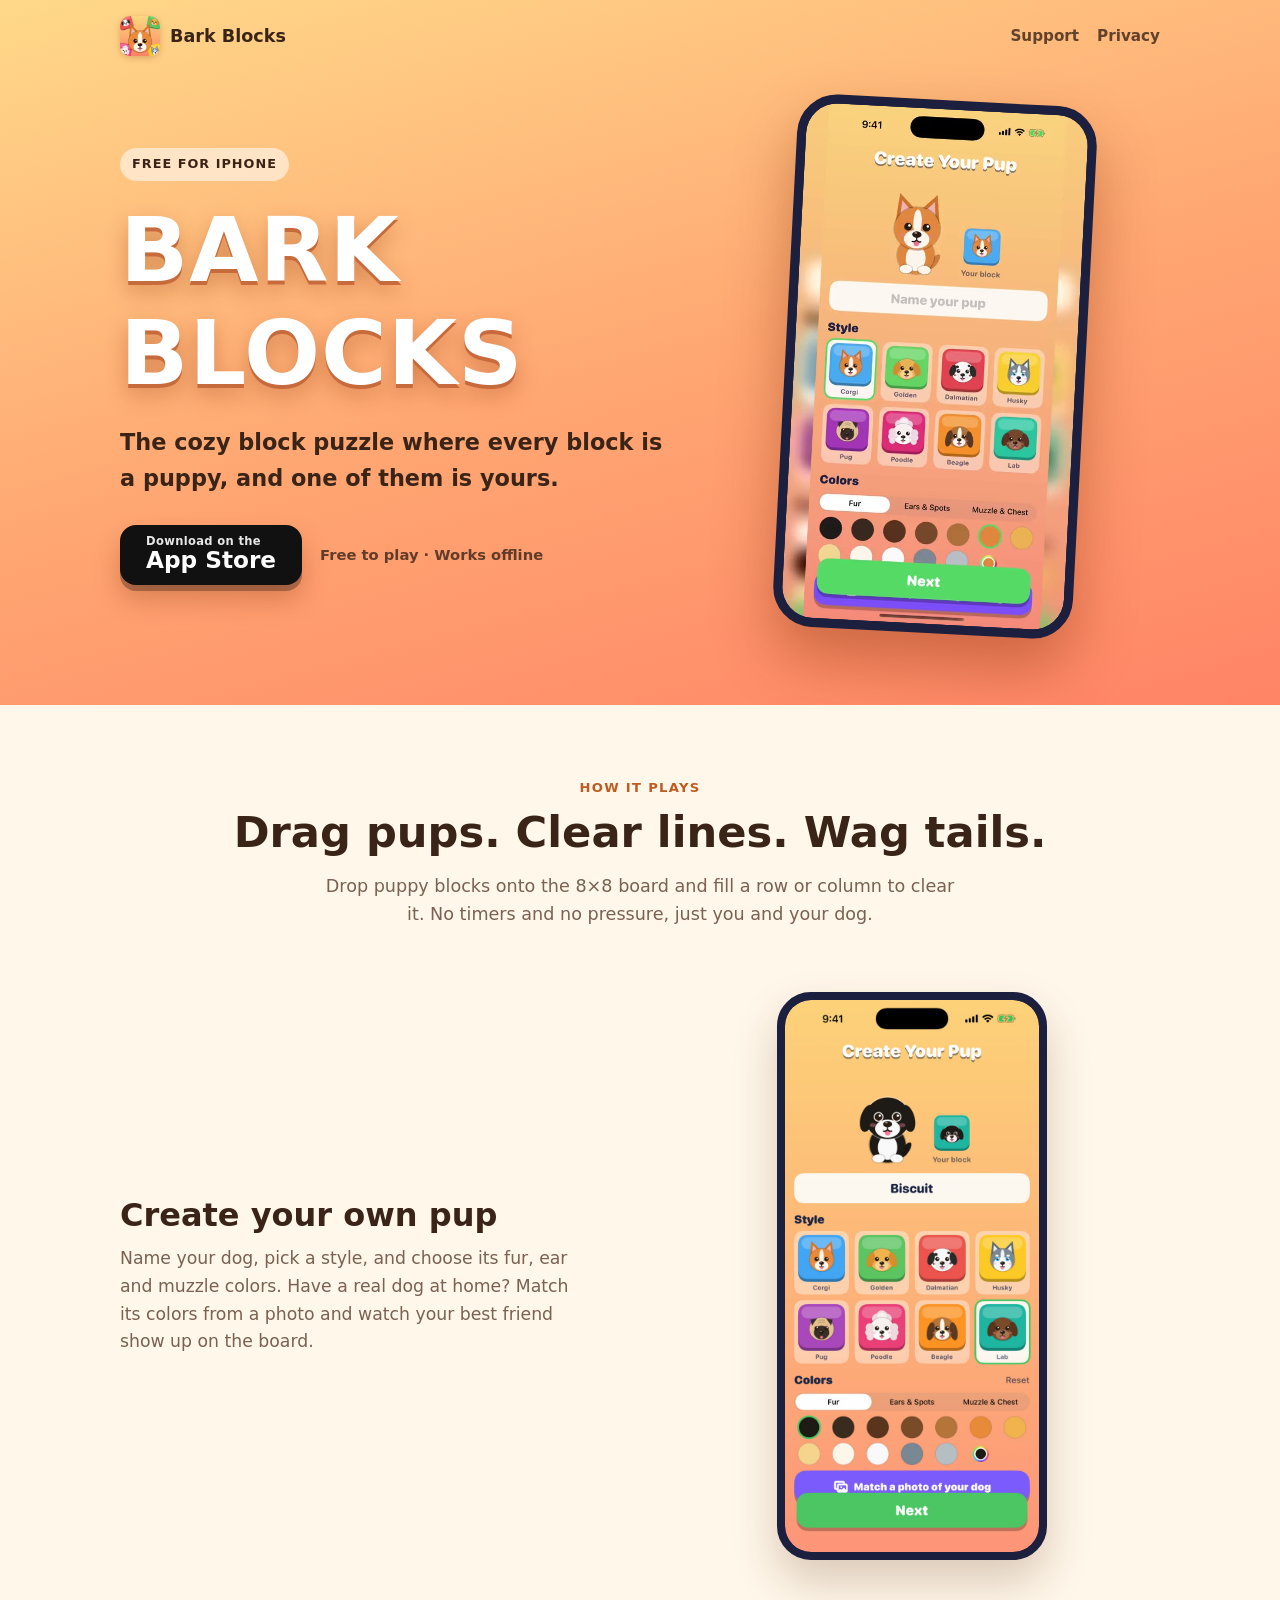
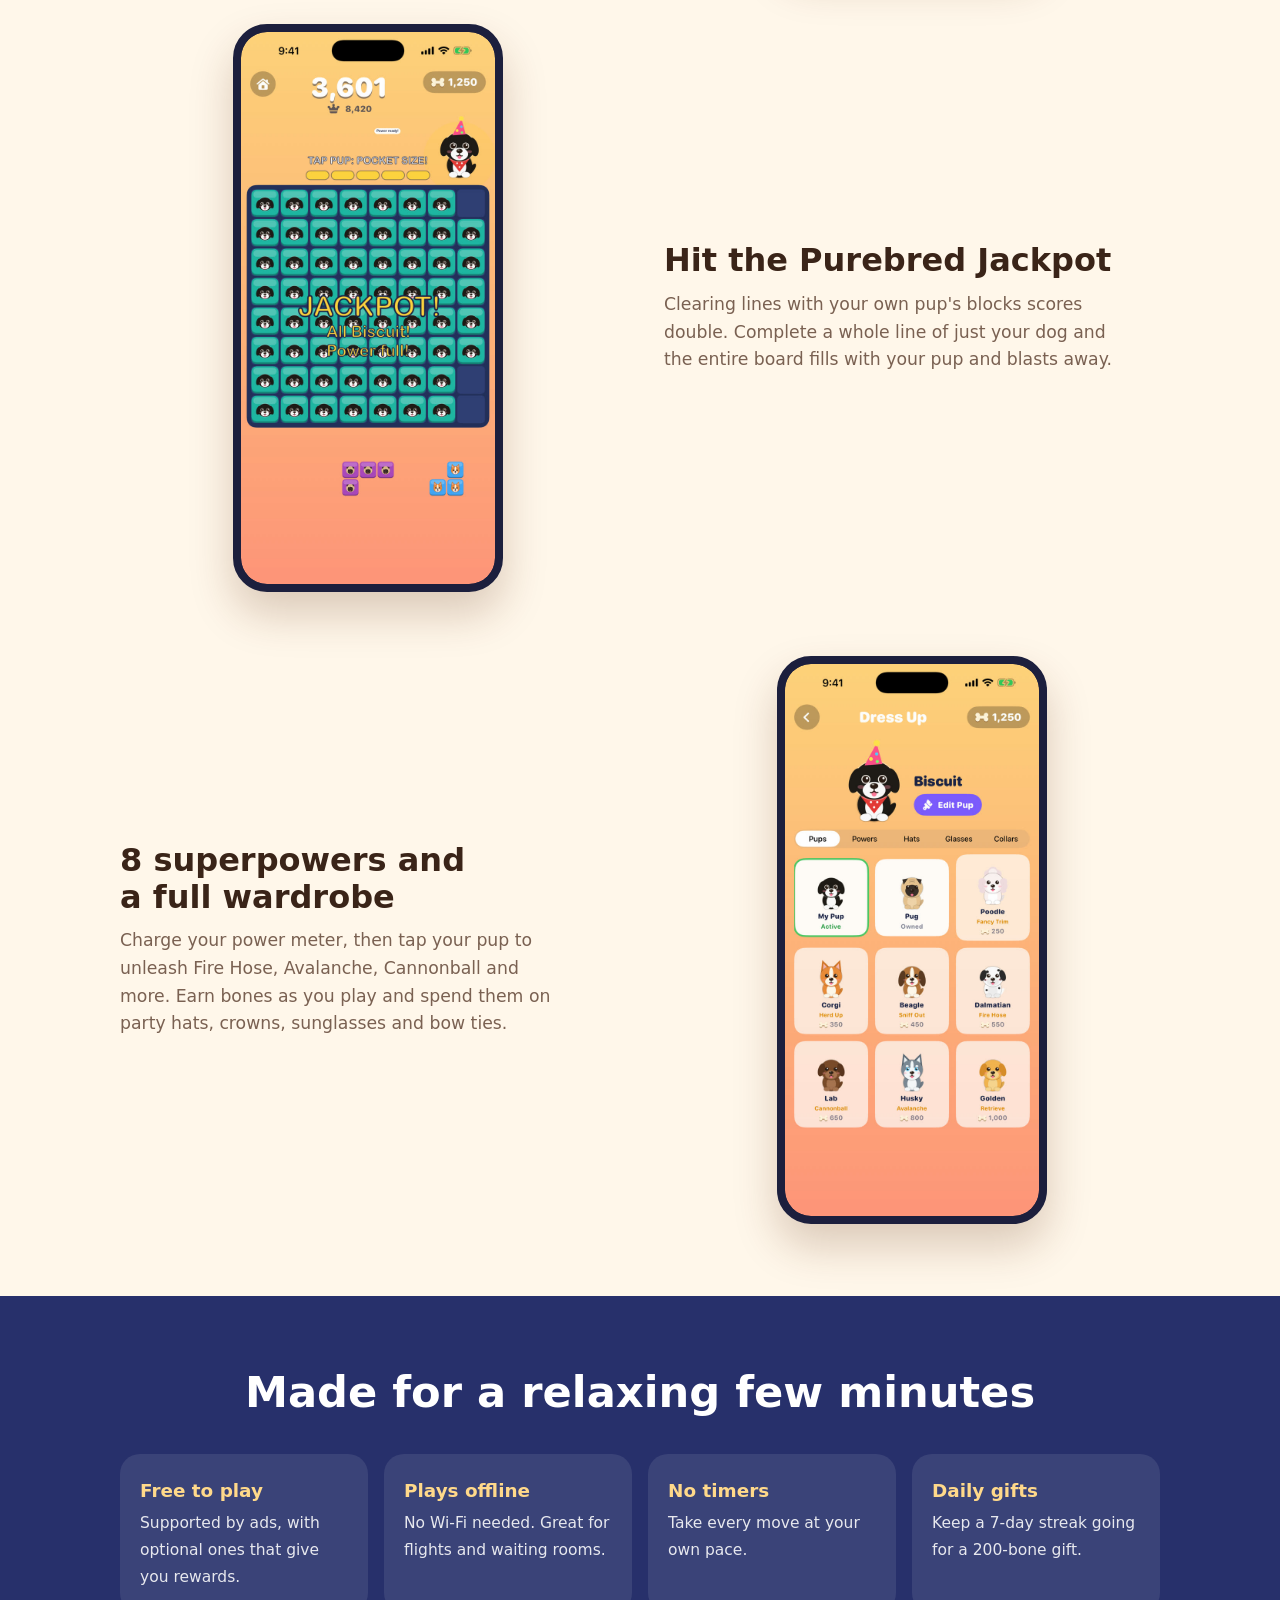
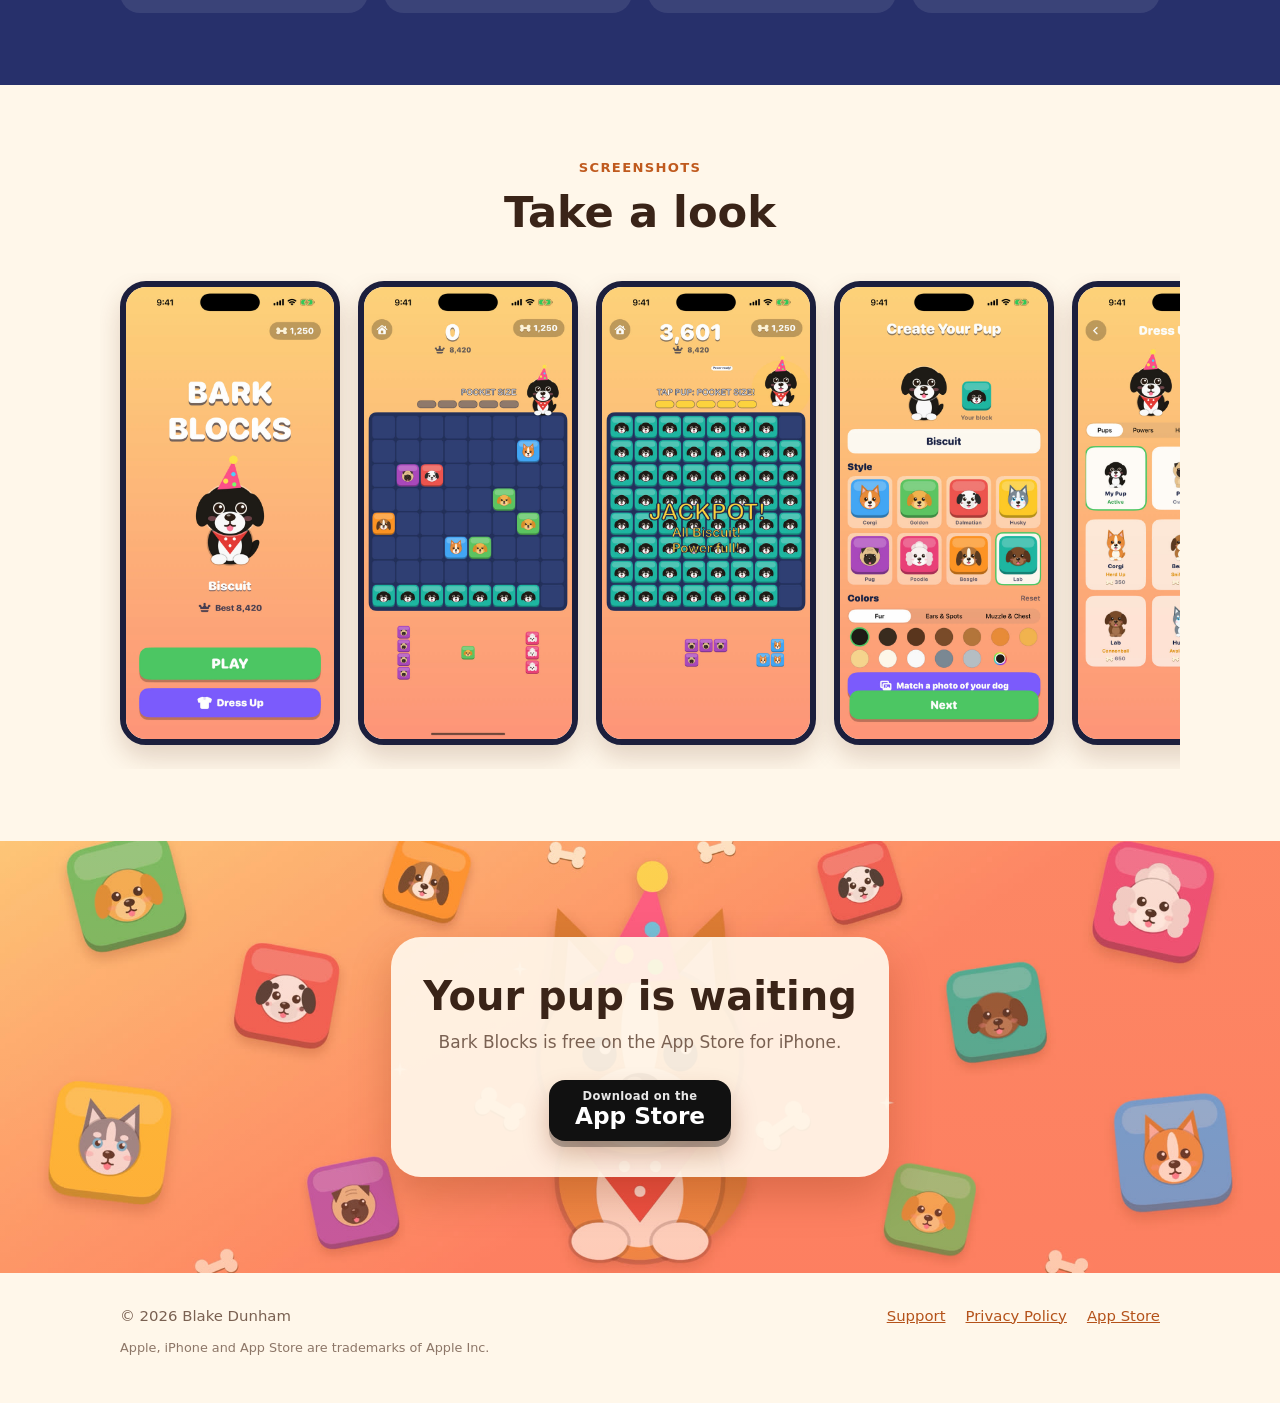
<file: index.html>
<!doctype html>
<html lang="en">
<head>
<meta charset="utf-8">
<meta name="viewport" content="width=device-width, initial-scale=1">
<title>Bark Blocks: Dog Block Puzzle Game for iPhone</title>
<meta name="description" content="Bark Blocks is the cozy block puzzle where every block is a puppy, and one of them is yours. Create your own pup, clear lines, and unlock 8 doggy superpowers. Free on the App Store.">
<meta name="apple-itunes-app" content="app-id=6826345987">
<meta name="theme-color" content="#ffd98a">
<link rel="canonical" href="https://barkblocksgame.com/">
<link rel="icon" type="image/png" href="assets/favicon.png">
<link rel="apple-touch-icon" href="assets/apple-touch-icon.png">
<meta property="og:type" content="website">
<meta property="og:title" content="Bark Blocks: Dog Block Puzzle Game">
<meta property="og:description" content="The cozy block puzzle where every block is a puppy, and one of them is yours. Free on the App Store.">
<meta property="og:url" content="https://barkblocksgame.com/">
<meta property="og:image" content="https://barkblocksgame.com/assets/og.jpg">
<meta name="twitter:card" content="summary_large_image">
<link rel="stylesheet" href="assets/site.css">
<script type="application/ld+json">
{
  "@context": "https://schema.org",
  "@type": "MobileApplication",
  "name": "Bark Blocks",
  "operatingSystem": "iOS",
  "applicationCategory": "GameApplication",
  "description": "A cozy dog-themed block puzzle game where you create your own pup.",
  "url": "https://barkblocksgame.com/",
  "installUrl": "https://apps.apple.com/us/app/bark-blocks/id6826345987",
  "image": "https://barkblocksgame.com/assets/icon-512.png",
  "offers": { "@type": "Offer", "price": "0", "priceCurrency": "USD" }
}
</script>
</head>
<body>

<header class="hero">
  <div class="wrap">
    <div class="top">
      <a class="brand" href="./"><img src="assets/icon-512.png" alt="" width="40" height="40">Bark Blocks</a>
      <nav aria-label="Site">
        <a href="support/">Support</a>
        <a href="privacy/">Privacy</a>
      </nav>
    </div>

    <div class="hero-grid">
      <div>
        <span class="kicker">Free for iPhone</span>
        <h1>Bark Blocks</h1>
        <p class="lead">The cozy block puzzle where every block is a puppy, and one of them is yours.</p>
        <div class="cta-row">
          <a class="store" href="https://apps.apple.com/us/app/bark-blocks/id6826345987" aria-label="Download Bark Blocks on the App Store">
            <small>Download on the</small><span>App Store</span>
          </a>
          <span class="fine">Free to play · Works offline</span>
        </div>
      </div>

      <div class="phone">
        <video id="promo" autoplay muted loop playsinline preload="metadata" poster="assets/promo-poster.jpg"
               aria-label="Bark Blocks gameplay: creating a pup, then clearing lines of puppy blocks">
          <source src="assets/promo.mp4" type="video/mp4">
        </video>
      </div>
    </div>
  </div>
</header>

<main>
  <section>
    <div class="wrap">
      <div class="center">
        <p class="eyebrow">How it plays</p>
        <h2 class="section-title">Drag pups. Clear lines. Wag tails.</h2>
        <p class="section-sub">Drop puppy blocks onto the 8×8 board and fill a row or column to clear it. No timers and no pressure, just you and your dog.</p>
      </div>

      <div class="feature">
        <div class="shot"><img src="assets/shot-03-create-your-pup.jpg" alt="Create Your Pup screen with breed styles and fur colors" width="660" height="1434" loading="lazy"></div>
        <div>
          <h3>Create your own pup</h3>
          <p>Name your dog, pick a style, and choose its fur, ear and muzzle colors. Have a real dog at home? Match its colors from a photo and watch your best friend show up on the board.</p>
        </div>
      </div>

      <div class="feature">
        <div class="shot"><img src="assets/shot-02-jackpot.jpg" alt="A board filled with the player's own dog during a Purebred Jackpot" width="660" height="1434" loading="lazy"></div>
        <div>
          <h3>Hit the Purebred Jackpot</h3>
          <p>Clearing lines with your own pup's blocks scores double. Complete a whole line of just your dog and the entire board fills with your pup and blasts away.</p>
        </div>
      </div>

      <div class="feature">
        <div class="shot"><img src="assets/shot-04-pups.jpg" alt="Dress Up screen showing breeds, powers, hats, glasses and collars" width="660" height="1434" loading="lazy"></div>
        <div>
          <h3>8 superpowers and a full wardrobe</h3>
          <p>Charge your power meter, then tap your pup to unleash Fire Hose, Avalanche, Cannonball and more. Earn bones as you play and spend them on party hats, crowns, sunglasses and bow ties.</p>
        </div>
      </div>
    </div>
  </section>

  <section class="facts">
    <div class="wrap">
      <h2 class="section-title center">Made for a relaxing few minutes</h2>
      <div class="fact-grid">
        <div class="fact"><b>Free to play</b><span>Supported by ads, with optional ones that give you rewards.</span></div>
        <div class="fact"><b>Plays offline</b><span>No Wi-Fi needed. Great for flights and waiting rooms.</span></div>
        <div class="fact"><b>No timers</b><span>Take every move at your own pace.</span></div>
        <div class="fact"><b>Daily gifts</b><span>Keep a 7-day streak going for a 200-bone gift.</span></div>
      </div>
    </div>
  </section>

  <section>
    <div class="wrap">
      <div class="center">
        <p class="eyebrow">Screenshots</p>
        <h2 class="section-title">Take a look</h2>
      </div>
      <div class="gallery" tabindex="0" aria-label="Screenshots, scroll sideways">
        <img src="assets/shot-05-home.jpg" alt="Home screen with the player's dog, Biscuit" width="660" height="1434" loading="lazy">
        <img src="assets/shot-01-gameplay.jpg" alt="Puzzle board with puppy blocks" width="660" height="1434" loading="lazy">
        <img src="assets/shot-02-jackpot.jpg" alt="Purebred Jackpot filling the board" width="660" height="1434" loading="lazy">
        <img src="assets/shot-03-create-your-pup.jpg" alt="Create Your Pup editor" width="660" height="1434" loading="lazy">
        <img src="assets/shot-04-pups.jpg" alt="Dress Up shop" width="660" height="1434" loading="lazy">
        <img src="assets/shot-06-daily-gift.jpg" alt="Daily Gift calendar" width="660" height="1434" loading="lazy">
      </div>
    </div>
  </section>

  <section class="final">
    <div class="wrap">
      <div class="panel">
        <h2>Your pup is waiting</h2>
        <p>Bark Blocks is free on the App Store for iPhone.</p>
        <a class="store" href="https://apps.apple.com/us/app/bark-blocks/id6826345987" aria-label="Download Bark Blocks on the App Store">
          <small>Download on the</small><span>App Store</span>
        </a>
      </div>
    </div>
  </section>
</main>

<footer>
  <div class="wrap">
    <span>© 2026 Blake Dunham</span>
    <nav aria-label="Footer">
      <a href="support/">Support</a>
      <a href="privacy/">Privacy Policy</a>
      <a href="https://apps.apple.com/us/app/bark-blocks/id6826345987">App Store</a>
    </nav>
    <span class="legal">Apple, iPhone and App Store are trademarks of Apple Inc.</span>
  </div>
</footer>

<script>
  // Respect reduced-motion: show the video as a still with controls instead of autoplaying.
  if (window.matchMedia('(prefers-reduced-motion: reduce)').matches) {
    var v = document.getElementById('promo');
    v.removeAttribute('autoplay'); v.pause(); v.controls = true;
  }
</script>
</body>
</html>
</file>
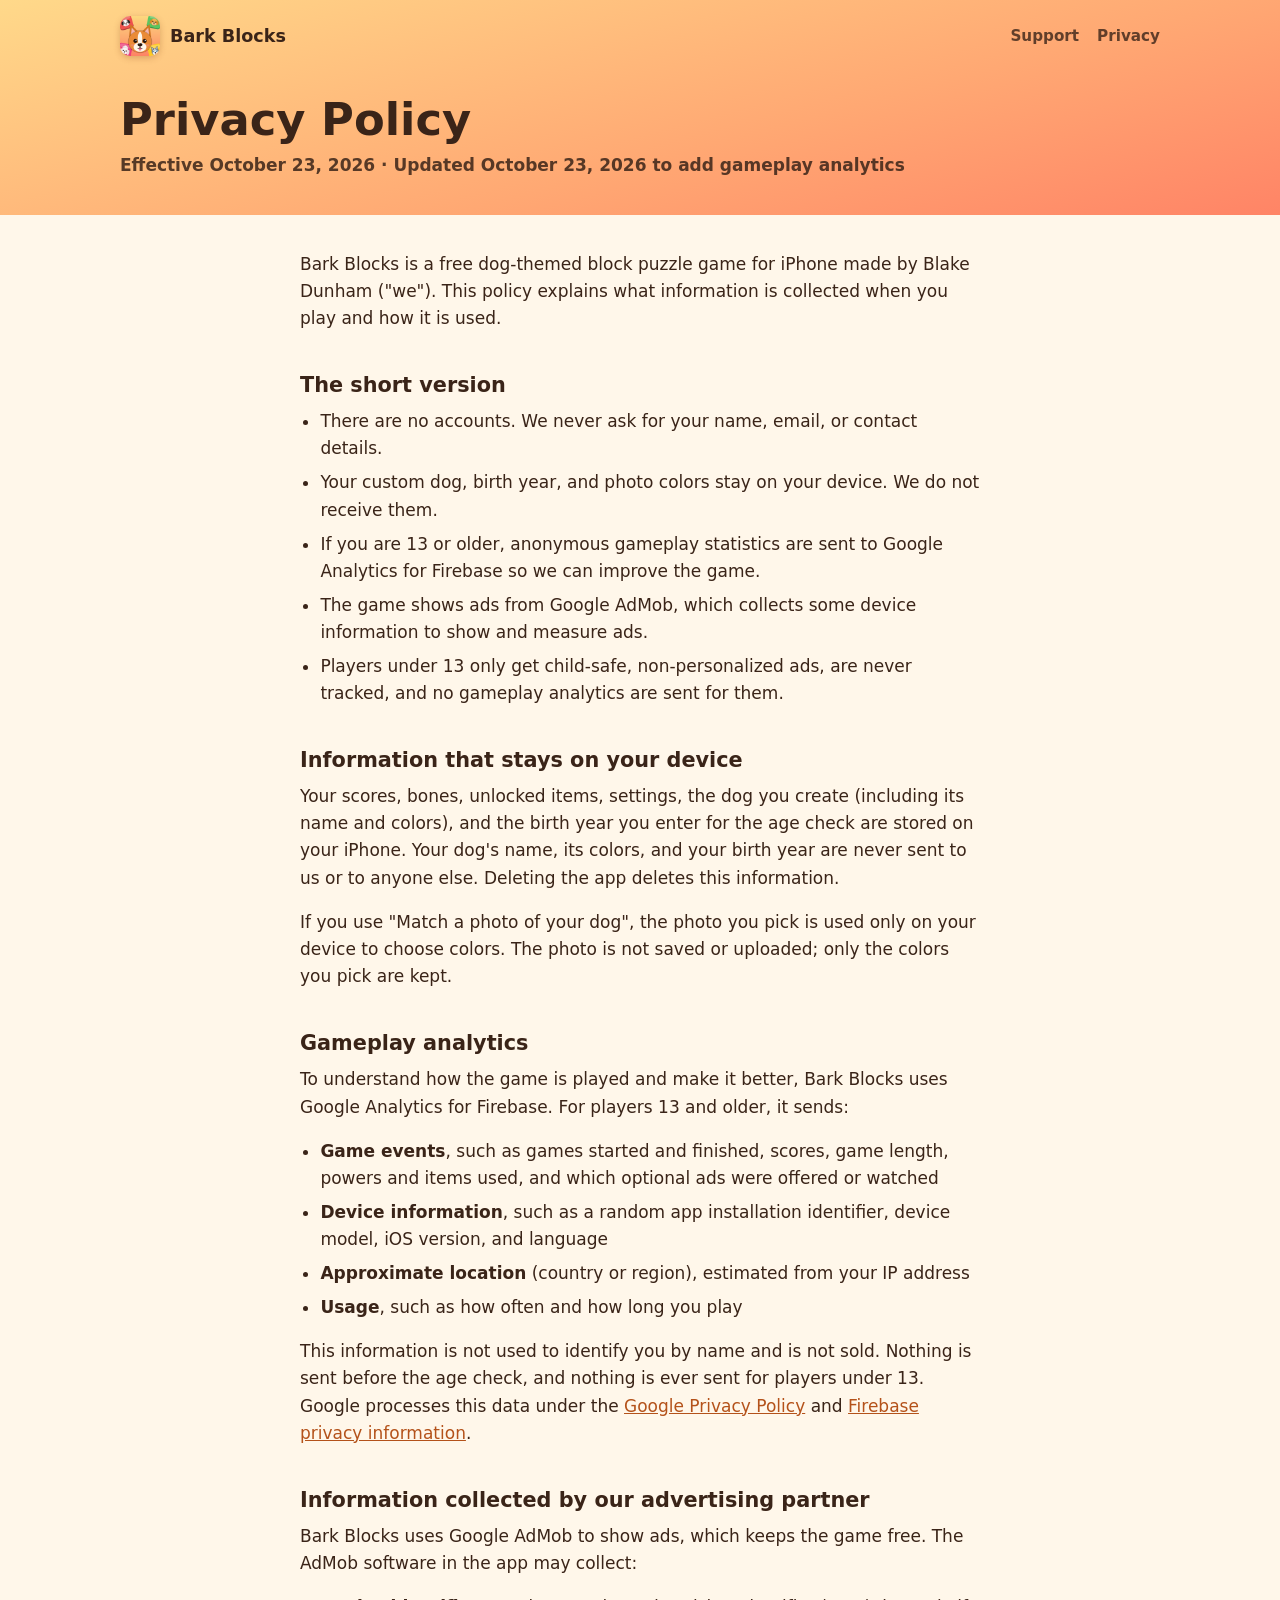
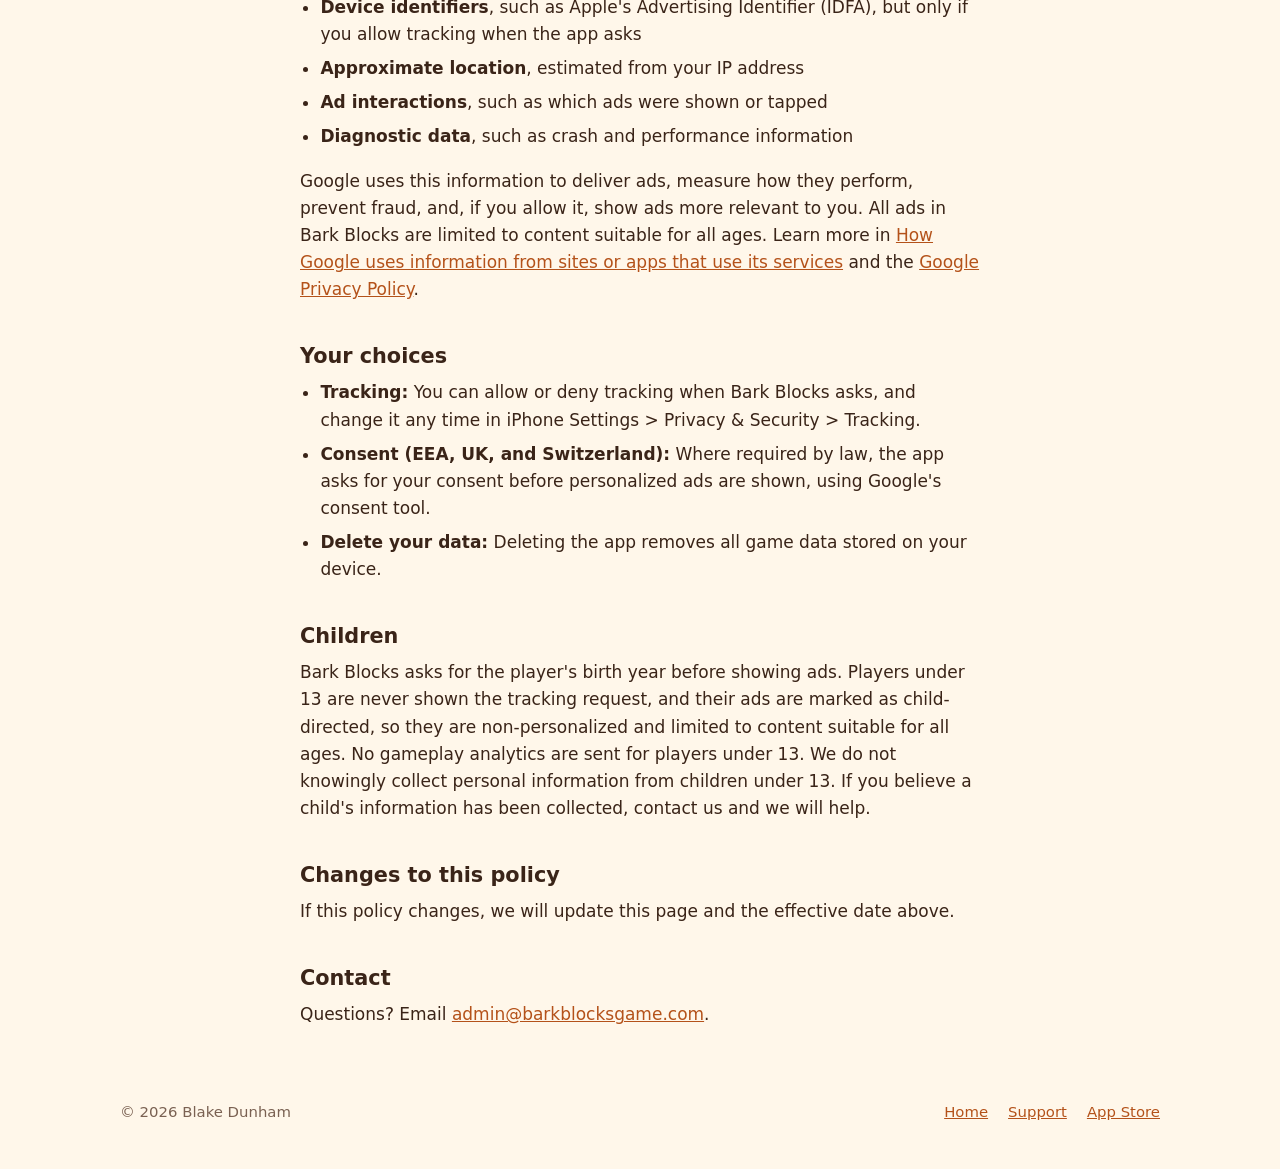
<file: privacy/index.html>
<!doctype html>
<html lang="en">
<head>
<meta charset="utf-8">
<meta name="viewport" content="width=device-width, initial-scale=1">
<title>Bark Blocks Privacy Policy</title>
<meta name="description" content="Privacy policy for Bark Blocks, the dog block puzzle game for iPhone.">
<meta name="theme-color" content="#ffd98a">
<link rel="canonical" href="https://barkblocksgame.com/privacy/">
<link rel="icon" type="image/png" href="../assets/favicon.png">
<link rel="apple-touch-icon" href="../assets/apple-touch-icon.png">
<link rel="stylesheet" href="../assets/site.css">
</head>
<body>

<header class="page-head">
  <div class="wrap">
    <div class="top">
      <a class="brand" href="../"><img src="../assets/icon-512.png" alt="" width="40" height="40">Bark Blocks</a>
      <nav aria-label="Site">
        <a href="../support/">Support</a>
        <a href="../privacy/" aria-current="page">Privacy</a>
      </nav>
    </div>
    <h1>Privacy Policy</h1>
    <p class="sub">Effective October 23, 2026 &middot; Updated October 23, 2026 to add gameplay analytics</p>
  </div>
</header>

<main class="doc">
<p>Bark Blocks is a free dog-themed block puzzle game for iPhone made by Blake Dunham ("we"). This policy explains what information is collected when you play and how it is used.</p>

<h2>The short version</h2>
<ul>
<li>There are no accounts. We never ask for your name, email, or contact details.</li>
<li>Your custom dog, birth year, and photo colors stay on your device. We do not receive them.</li>
<li>If you are 13 or older, anonymous gameplay statistics are sent to Google Analytics for Firebase so we can improve the game.</li>
<li>The game shows ads from Google AdMob, which collects some device information to show and measure ads.</li>
<li>Players under 13 only get child-safe, non-personalized ads, are never tracked, and no gameplay analytics are sent for them.</li>
</ul>

<h2>Information that stays on your device</h2>
<p>Your scores, bones, unlocked items, settings, the dog you create (including its name and colors), and the birth year you enter for the age check are stored on your iPhone. Your dog's name, its colors, and your birth year are never sent to us or to anyone else. Deleting the app deletes this information.</p>
<p>If you use "Match a photo of your dog", the photo you pick is used only on your device to choose colors. The photo is not saved or uploaded; only the colors you pick are kept.</p>

<h2>Gameplay analytics</h2>
<p>To understand how the game is played and make it better, Bark Blocks uses Google Analytics for Firebase. For players 13 and older, it sends:</p>
<ul>
<li><strong>Game events</strong>, such as games started and finished, scores, game length, powers and items used, and which optional ads were offered or watched</li>
<li><strong>Device information</strong>, such as a random app installation identifier, device model, iOS version, and language</li>
<li><strong>Approximate location</strong> (country or region), estimated from your IP address</li>
<li><strong>Usage</strong>, such as how often and how long you play</li>
</ul>
<p>This information is not used to identify you by name and is not sold. Nothing is sent before the age check, and nothing is ever sent for players under 13. Google processes this data under the <a href="https://policies.google.com/privacy">Google Privacy Policy</a> and <a href="https://firebase.google.com/support/privacy">Firebase privacy information</a>.</p>

<h2>Information collected by our advertising partner</h2>
<p>Bark Blocks uses Google AdMob to show ads, which keeps the game free. The AdMob software in the app may collect:</p>
<ul>
<li><strong>Device identifiers</strong>, such as Apple's Advertising Identifier (IDFA), but only if you allow tracking when the app asks</li>
<li><strong>Approximate location</strong>, estimated from your IP address</li>
<li><strong>Ad interactions</strong>, such as which ads were shown or tapped</li>
<li><strong>Diagnostic data</strong>, such as crash and performance information</li>
</ul>
<p>Google uses this information to deliver ads, measure how they perform, prevent fraud, and, if you allow it, show ads more relevant to you. All ads in Bark Blocks are limited to content suitable for all ages. Learn more in <a href="https://policies.google.com/technologies/partner-sites">How Google uses information from sites or apps that use its services</a> and the <a href="https://policies.google.com/privacy">Google Privacy Policy</a>.</p>

<h2>Your choices</h2>
<ul>
<li><strong>Tracking:</strong> You can allow or deny tracking when Bark Blocks asks, and change it any time in iPhone Settings &gt; Privacy &amp; Security &gt; Tracking.</li>
<li><strong>Consent (EEA, UK, and Switzerland):</strong> Where required by law, the app asks for your consent before personalized ads are shown, using Google's consent tool.</li>
<li><strong>Delete your data:</strong> Deleting the app removes all game data stored on your device.</li>
</ul>

<h2>Children</h2>
<p>Bark Blocks asks for the player's birth year before showing ads. Players under 13 are never shown the tracking request, and their ads are marked as child-directed, so they are non-personalized and limited to content suitable for all ages. No gameplay analytics are sent for players under 13. We do not knowingly collect personal information from children under 13. If you believe a child's information has been collected, contact us and we will help.</p>

<h2>Changes to this policy</h2>
<p>If this policy changes, we will update this page and the effective date above.</p>

<h2>Contact</h2>
<p>Questions? Email <a href="mailto:admin@barkblocksgame.com">admin@barkblocksgame.com</a>.</p>
</main>

<footer>
  <div class="wrap">
    <span>© 2026 Blake Dunham</span>
    <nav aria-label="Footer">
      <a href="../">Home</a>
      <a href="../support/">Support</a>
      <a href="https://apps.apple.com/us/app/bark-blocks/id6826345987">App Store</a>
    </nav>
  </div>
</footer>
</body>
</html>
</file>
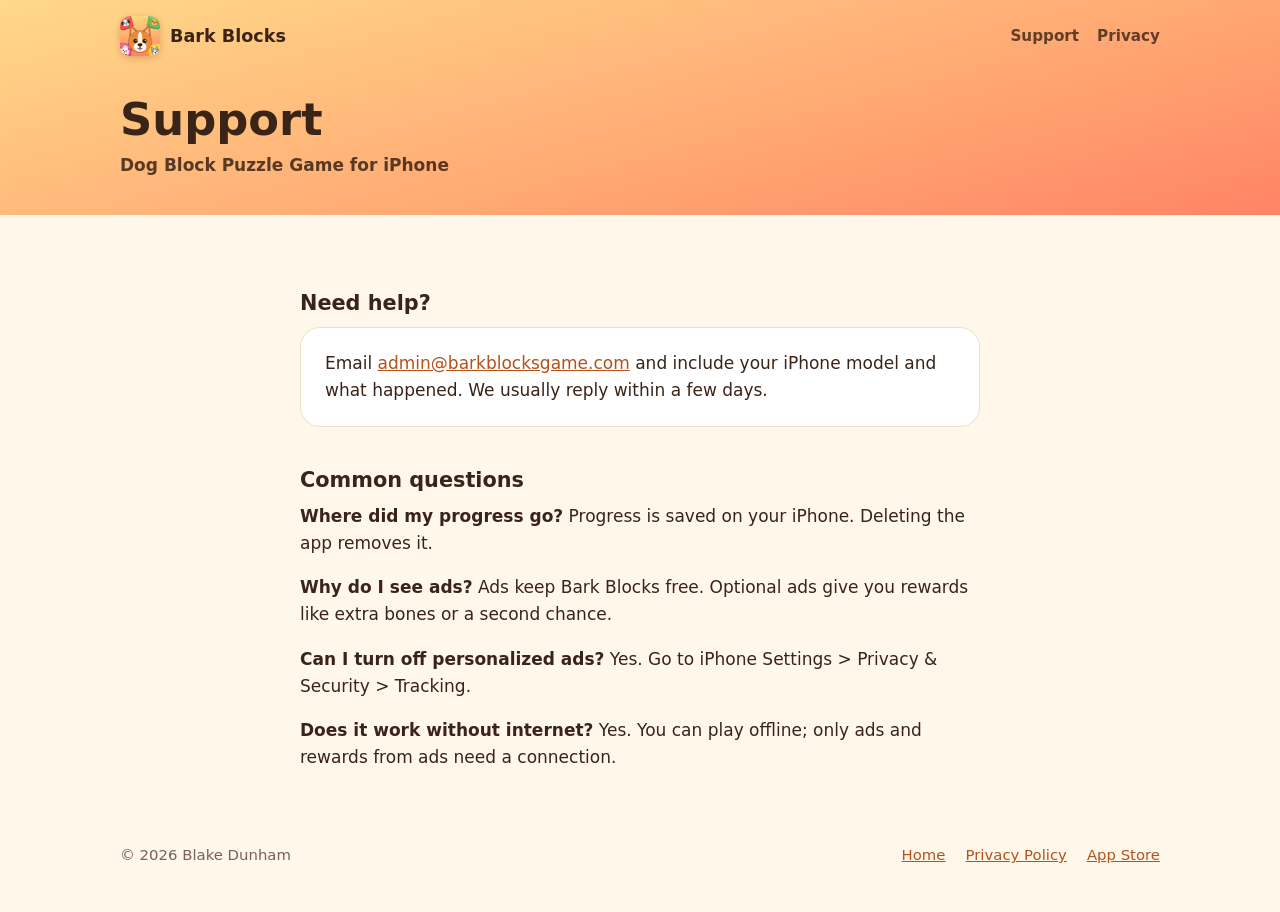
<file: support/index.html>
<!doctype html>
<html lang="en">
<head>
<meta charset="utf-8">
<meta name="viewport" content="width=device-width, initial-scale=1">
<title>Bark Blocks Support</title>
<meta name="description" content="Help and contact information for Bark Blocks, the dog block puzzle game for iPhone.">
<meta name="apple-itunes-app" content="app-id=6826345987">
<meta name="theme-color" content="#ffd98a">
<link rel="canonical" href="https://barkblocksgame.com/support/">
<link rel="icon" type="image/png" href="../assets/favicon.png">
<link rel="apple-touch-icon" href="../assets/apple-touch-icon.png">
<link rel="stylesheet" href="../assets/site.css">
</head>
<body>

<header class="page-head">
  <div class="wrap">
    <div class="top">
      <a class="brand" href="../"><img src="../assets/icon-512.png" alt="" width="40" height="40">Bark Blocks</a>
      <nav aria-label="Site">
        <a href="../support/" aria-current="page">Support</a>
        <a href="../privacy/">Privacy</a>
      </nav>
    </div>
    <h1>Support</h1>
    <p class="sub">Dog Block Puzzle Game for iPhone</p>
  </div>
</header>

<main class="doc">
  <h2>Need help?</h2>
  <div class="card">
    <p>Email <a href="mailto:admin@barkblocksgame.com">admin@barkblocksgame.com</a> and include your iPhone model and what happened. We usually reply within a few days.</p>
  </div>

  <h2>Common questions</h2>
  <p><strong>Where did my progress go?</strong> Progress is saved on your iPhone. Deleting the app removes it.</p>
  <p><strong>Why do I see ads?</strong> Ads keep Bark Blocks free. Optional ads give you rewards like extra bones or a second chance.</p>
  <p><strong>Can I turn off personalized ads?</strong> Yes. Go to iPhone Settings &gt; Privacy &amp; Security &gt; Tracking.</p>
  <p><strong>Does it work without internet?</strong> Yes. You can play offline; only ads and rewards from ads need a connection.</p>
</main>

<footer>
  <div class="wrap">
    <span>© 2026 Blake Dunham</span>
    <nav aria-label="Footer">
      <a href="../">Home</a>
      <a href="../privacy/">Privacy Policy</a>
      <a href="https://apps.apple.com/us/app/bark-blocks/id6826345987">App Store</a>
    </nav>
  </div>
</footer>
</body>
</html>
</file>
<file: assets/site.css>
:root {
  --sun: #ffd98a;
  --peach: #ffa873;
  --coral: #ff8466;
  --navy: #27306b;
  --green: #3fbf62;
  --green-deep: #2c9549;
  --purple: #7a5cf5;
  --cream: #fff7ea;
  --card: #ffffff;
  --ink: #3a2418;
  --muted: #7a6152;
  --line: #f0dfc8;
  --round: ui-rounded, "SF Pro Rounded", "Arial Rounded MT Bold", "Nunito", system-ui, -apple-system, "Segoe UI", sans-serif;
}

* { box-sizing: border-box; }
html { -webkit-text-size-adjust: 100%; scroll-behavior: smooth; }
body {
  margin: 0;
  background: var(--cream);
  color: var(--ink);
  font: 17px/1.6 var(--round);
}
img, video { display: block; max-width: 100%; }
a { color: #b4521a; }
h1, h2, h3 { line-height: 1.15; margin: 0; text-wrap: balance; }
p { margin: 0; }
.wrap { max-width: 1080px; margin: 0 auto; padding: 0 20px; }

/* ---------- top bar ---------- */
.top {
  display: flex; align-items: center; justify-content: space-between;
  padding: 16px 0;
}
.brand { display: flex; align-items: center; gap: 10px; font-weight: 800; font-size: 1.1rem; color: var(--ink); text-decoration: none; }
.brand img { width: 40px; height: 40px; border-radius: 10px; box-shadow: 0 2px 6px rgba(120, 50, 10, .25); }
.top nav { display: flex; gap: 18px; font-weight: 700; font-size: .95rem; }
.top nav a { color: var(--ink); text-decoration: none; opacity: .8; }
.top nav a:hover { opacity: 1; text-decoration: underline; }

/* ---------- hero ---------- */
.hero {
  background: linear-gradient(165deg, var(--sun) 0%, var(--peach) 50%, var(--coral) 100%);
  overflow: hidden;
}
.hero-grid {
  display: grid; grid-template-columns: 1.1fr .9fr; gap: 40px; align-items: center;
  padding: 28px 0 72px;
}
.kicker {
  display: inline-block; background: rgba(255, 255, 255, .55); color: var(--ink);
  font-weight: 800; font-size: .8rem; letter-spacing: .08em; text-transform: uppercase;
  padding: 6px 12px; border-radius: 999px; margin-bottom: 18px;
}
.hero h1 {
  font-size: clamp(3rem, 8.5vw, 5.6rem); font-weight: 900; letter-spacing: .01em;
  color: #fff; text-transform: uppercase;
  text-shadow: 0 4px 0 #c76a3c, 0 10px 22px rgba(140, 50, 10, .35);
}
.hero .lead { font-size: clamp(1.15rem, 2.4vw, 1.4rem); font-weight: 600; margin: 20px 0 28px; max-width: 30em; }
.cta-row { display: flex; flex-wrap: wrap; align-items: center; gap: 14px 18px; }
.fine { font-size: .92rem; font-weight: 700; opacity: .8; }

.store {
  display: inline-flex; flex-direction: column; justify-content: center;
  background: #111; color: #fff; text-decoration: none;
  padding: 10px 26px 11px; border-radius: 16px; min-height: 60px;
  box-shadow: 0 6px 0 rgba(0, 0, 0, .28), 0 14px 26px rgba(120, 40, 0, .28);
  transition: transform .12s ease, box-shadow .12s ease;
}
.store small { font-size: .72rem; font-weight: 600; letter-spacing: .03em; line-height: 1.1; opacity: .9; }
.store span { font-size: 1.45rem; font-weight: 800; line-height: 1.15; }
.store:hover { transform: translateY(-2px); }
.store:active { transform: translateY(4px); box-shadow: 0 2px 0 rgba(0, 0, 0, .28); }
.store:focus-visible, .top a:focus-visible, footer a:focus-visible { outline: 3px solid var(--navy); outline-offset: 3px; }

.phone {
  width: min(300px, 74vw); margin: 0 auto; aspect-ratio: 9 / 16;
  border-radius: 40px; border: 9px solid #1c1f3d; background: #1c1f3d; overflow: hidden;
  box-shadow: 0 30px 60px rgba(120, 40, 0, .38);
  transform: rotate(3deg);
}
.phone video, .phone img { width: 100%; height: 100%; object-fit: cover; border-radius: 31px; }

/* ---------- features ---------- */
section { padding: 72px 0; }
.eyebrow { color: #c05a1e; font-weight: 800; font-size: .82rem; letter-spacing: .1em; text-transform: uppercase; margin-bottom: 10px; }
.section-title { font-size: clamp(1.9rem, 4.4vw, 2.7rem); font-weight: 900; margin-bottom: 14px; }
.section-sub { color: var(--muted); font-size: 1.1rem; max-width: 36em; }
.center { text-align: center; }
.center .section-sub { margin: 0 auto; }

.feature {
  display: grid; grid-template-columns: 1fr 1fr; gap: 48px; align-items: center;
  margin-top: 64px;
}
.feature:nth-of-type(even) .shot { order: 2; }
.feature h3 { font-size: clamp(1.5rem, 3.2vw, 2rem); font-weight: 900; margin-bottom: 12px; }
.feature p { color: var(--muted); font-size: 1.08rem; max-width: 26em; }
.shot {
  width: min(270px, 70vw); margin: 0 auto; border-radius: 34px; overflow: hidden;
  border: 8px solid #1c1f3d; background: #1c1f3d;
  box-shadow: 0 22px 44px rgba(90, 40, 10, .22);
}
.shot img { width: 100%; height: auto; border-radius: 26px; }

.facts { background: var(--navy); color: #fff; }
.facts .section-title { color: #fff; }
.fact-grid { display: grid; grid-template-columns: repeat(4, 1fr); gap: 16px; margin-top: 36px; }
.fact { background: rgba(255, 255, 255, .09); border-radius: 20px; padding: 22px 20px; }
.fact b { display: block; font-size: 1.15rem; font-weight: 800; margin-bottom: 4px; color: var(--sun); }
.fact span { font-size: .97rem; opacity: .88; }

.gallery {
  display: flex; gap: 18px; overflow-x: auto; scroll-snap-type: x mandatory;
  padding: 8px 20px 24px; margin: 36px -20px 0; -webkit-overflow-scrolling: touch;
}
.gallery img {
  flex: 0 0 auto; width: 220px; height: auto; border-radius: 26px; scroll-snap-align: center;
  border: 6px solid #1c1f3d; box-shadow: 0 12px 26px rgba(90, 40, 10, .18);
}

.final {
  background: linear-gradient(rgba(255, 150, 100, .2), rgba(255, 120, 90, .35)), url(header.jpg) center / cover no-repeat, var(--peach);
  text-align: center; padding: 96px 0;
}
.final .panel {
  display: inline-block; background: rgba(255, 247, 234, .93); border-radius: 30px; padding: 36px 32px;
  box-shadow: 0 18px 40px rgba(120, 40, 0, .25); max-width: 560px;
}
.final h2 { font-size: clamp(1.8rem, 4.2vw, 2.5rem); font-weight: 900; margin-bottom: 10px; }
.final p { color: var(--muted); margin-bottom: 24px; }

/* ---------- footer ---------- */
footer { padding: 32px 0 44px; color: var(--muted); font-size: .93rem; }
footer .wrap { display: flex; flex-wrap: wrap; gap: 10px 22px; justify-content: space-between; align-items: center; }
footer nav { display: flex; flex-wrap: wrap; gap: 6px 20px; }
footer .legal { flex-basis: 100%; font-size: .8rem; opacity: .85; }

/* ---------- text pages (support, privacy) ---------- */
.page-head { background: linear-gradient(165deg, var(--sun), var(--peach) 60%, var(--coral)); }
.page-head h1 { font-size: clamp(2rem, 5vw, 2.8rem); font-weight: 900; padding: 22px 0 6px; }
.page-head .sub { font-weight: 600; opacity: .85; padding-bottom: 36px; }
.doc { max-width: 720px; margin: 0 auto; padding: 36px 20px 24px; font-family: system-ui, -apple-system, "Segoe UI", sans-serif; }
.doc h2 { font-family: var(--round); }
.doc h2 { font-size: 1.3rem; font-weight: 800; margin: 2em 0 .5em; }
.doc p { margin: 0 0 1em; }
.doc ul { padding-left: 1.2em; margin: 0 0 1em; }
.doc li { margin-bottom: .4em; }
.card { background: var(--card); border: 1px solid var(--line); border-radius: 20px; padding: 22px 24px; margin-bottom: 8px; }
.card p:last-child { margin-bottom: 0; }

@media (max-width: 820px) {
  .hero-grid { grid-template-columns: 1fr; text-align: center; padding: 12px 0 56px; gap: 44px; }
  .hero .lead { margin-left: auto; margin-right: auto; }
  .cta-row { justify-content: center; }
  .feature { grid-template-columns: 1fr; gap: 28px; text-align: center; margin-top: 56px; }
  .feature:nth-of-type(even) .shot { order: 0; }
  .feature p { margin: 0 auto; }
  .fact-grid { grid-template-columns: 1fr 1fr; }
  section { padding: 56px 0; }
}
@media (max-width: 420px) {
  .fact-grid { grid-template-columns: 1fr; }
  .top nav { gap: 14px; }
}
@media (prefers-reduced-motion: reduce) {
  html { scroll-behavior: auto; }
  .store { transition: none; }
}
</file>
